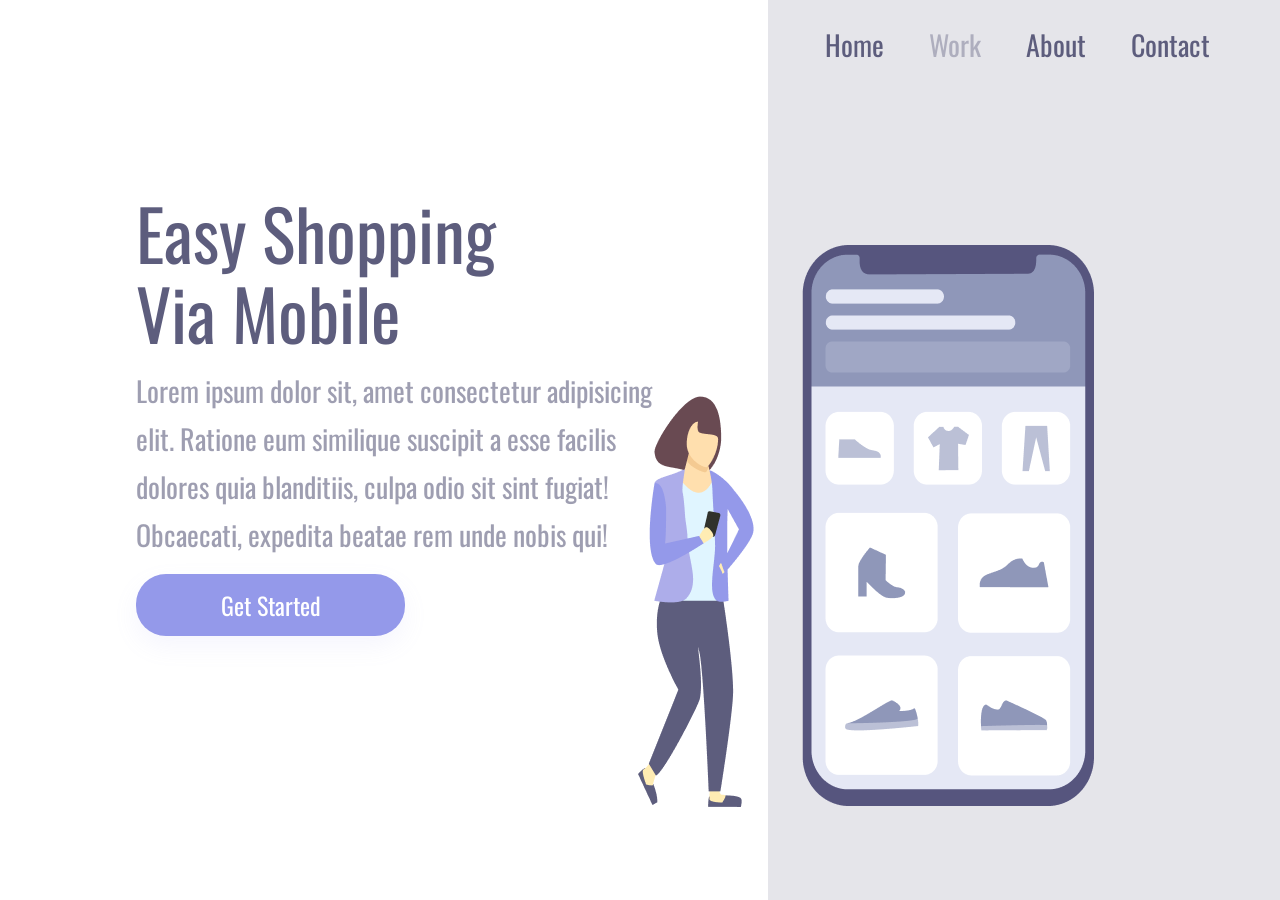
<file: Easy shopping/index.html>
<!DOCTYPE html>
<html lang="en">
<head>
    <meta charset="UTF-8">
    <meta name="viewport" content="width=device-width, initial-scale=1.0">
    <link rel="stylesheet" href="./styles.css">
    <link rel="preconnect" href="https://fonts.googleapis.com">
    <link rel="preconnect" href="https://fonts.gstatic.com" crossorigin>
    <link href="https://fonts.googleapis.com/css2?family=Oswald:wght@200..700&display=swap" rel="stylesheet">
    <title>Easy Shopping</title>
</head>
<body>
    <div class="container">
    <section class="container-left">
        <h1>Easy Shopping Via Mobile</h1>
        <p>Lorem ipsum dolor sit, amet consectetur adipisicing elit. Ratione eum similique suscipit a esse facilis dolores quia blanditiis, culpa odio sit sint fugiat! Obcaecati, expedita beatae rem unde nobis qui!</p>
        <button>Get Started</button>
    </section>
     
    <section class="container-right">
        <header>
        <a>Home</a>
        <a>Work</a>
        <a>About</a>
        <a>Contact</a>
        </header>
    <img src="./assets/Illustration-3-3.png"  alt="girl-cellphone" >
    </section>
    </div>
    

</body>
</html>
</file>
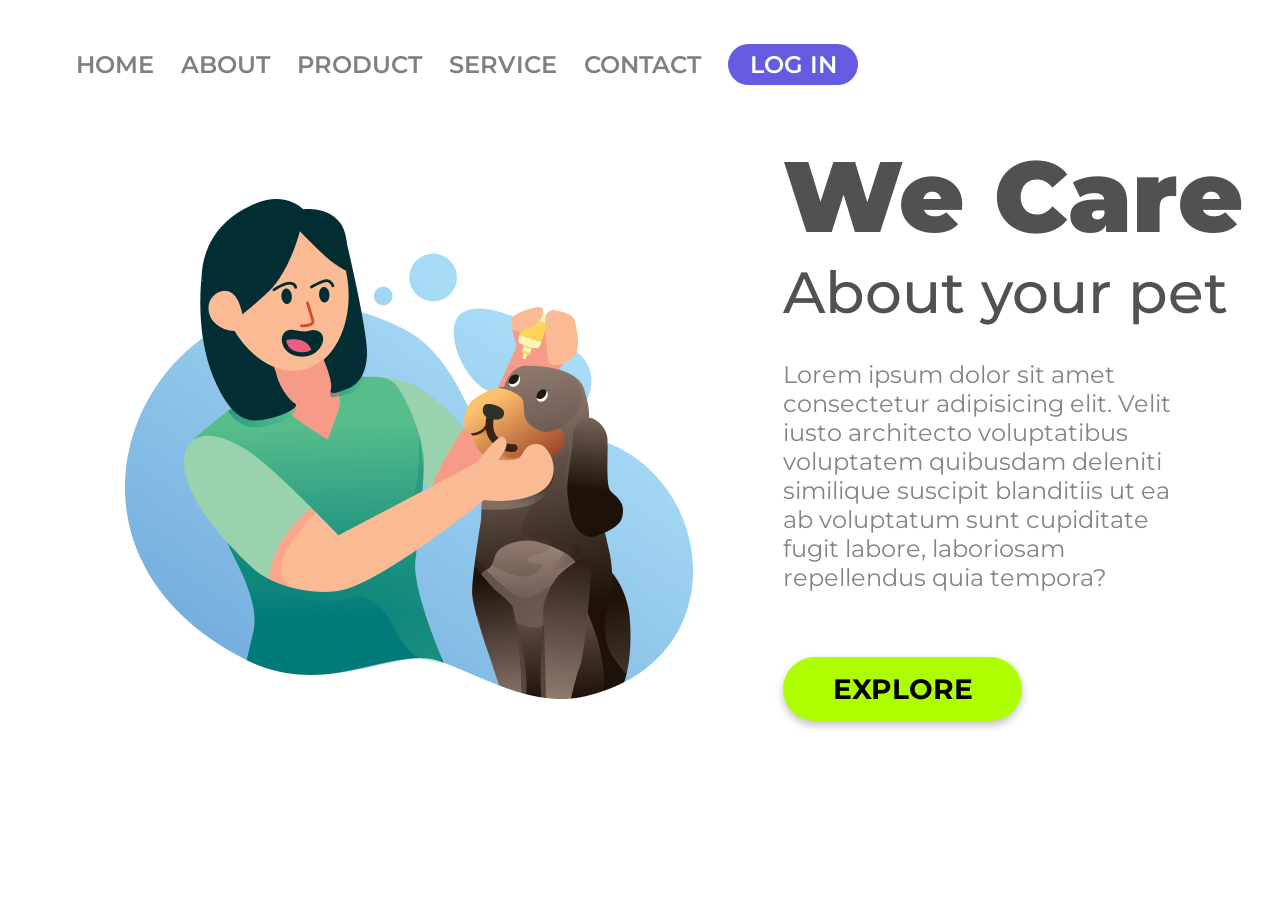
<file: We care/index.html>
<!DOCTYPE html>
<html lang="pt-br">
    <head>
        <meta charset="UTF-8">
        <meta name="viewport" content="width=device-width, initial-scale=1.0">
        <title>We care</title>
        <link rel="stylesheet" href="styles.css">
        <link rel="preconnect" href="https://fonts.googleapis.com">
        <link rel="preconnect" href="https://fonts.gstatic.com" crossorigin>
        <link href="https://fonts.googleapis.com/css2?family=Montserrat:ital,wght@0,100..900;1,100..900&display=swap" rel="stylesheet">
    </head>

<body>
  <header> 
        <a class= "link-header">HOME</a>
        <a class="link-header">ABOUT</a>
        <a class="link-header">PRODUCT</a>
        <a class="link-header">SERVICE</a>
        <a class="link-header">CONTACT</a>
        <button class="button-header">LOG IN</button>
  </header>

<main>
    <img src="./img/we-care.png" alt="We-care" class="logo-image">
  <div>
    <h1>We Care</h1>
    <h2>About your pet</h2>
    <p>Lorem ipsum dolor sit amet consectetur adipisicing elit. Velit iusto architecto voluptatibus voluptatem quibusdam deleniti similique suscipit blanditiis ut ea ab voluptatum sunt cupiditate fugit labore, laboriosam repellendus quia tempora?</p>
    <button class="button-explore">EXPLORE</button>
  </div>
 </main>
</body>

</html>
</file>
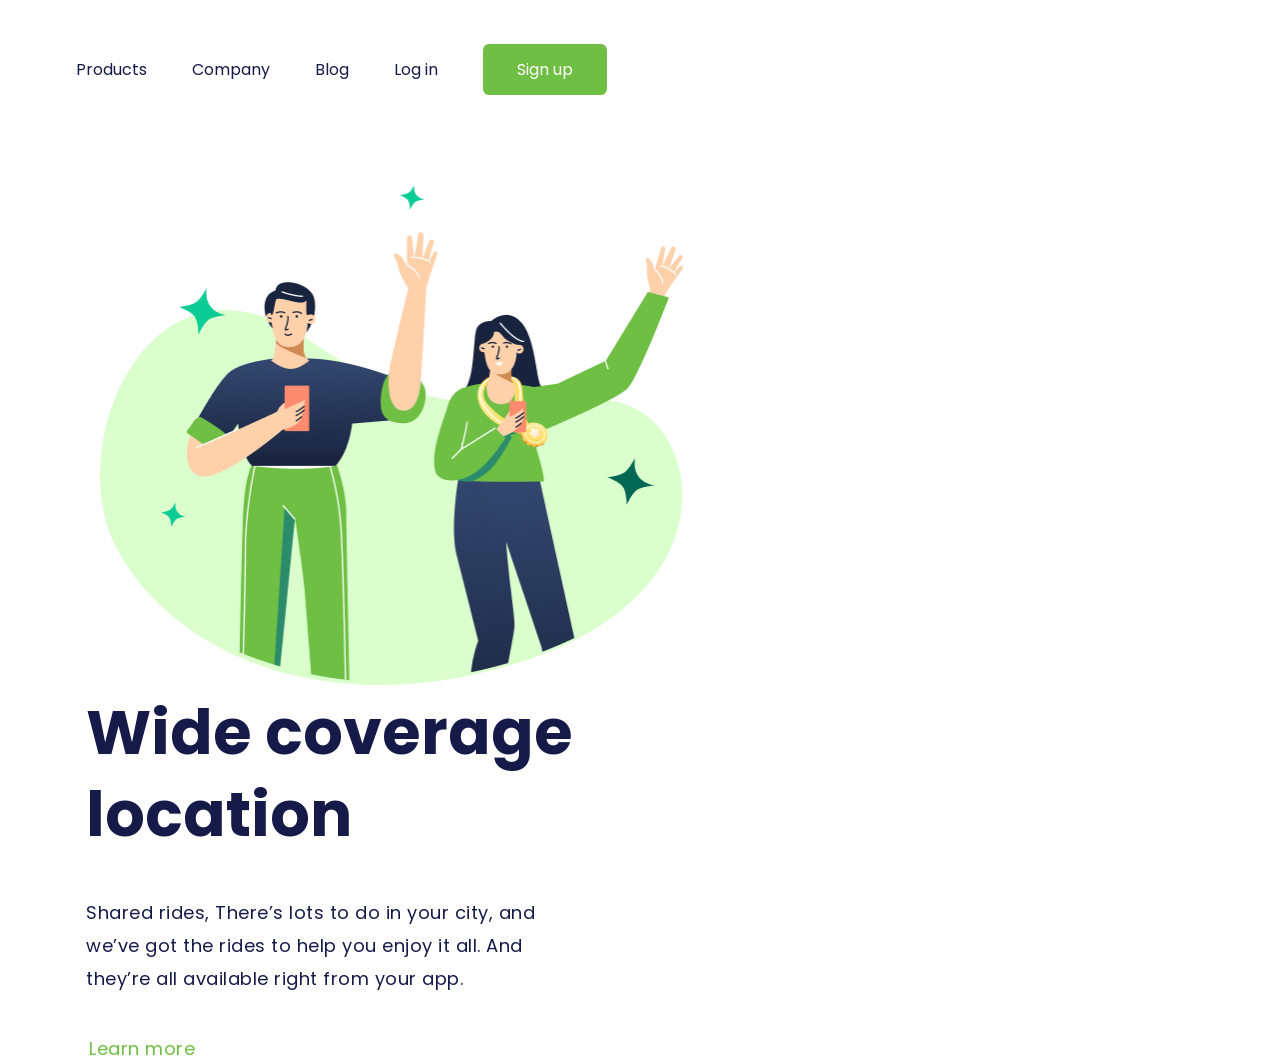
<file: Wide coverage/index.html>
<!DOCTYPE html>
<html lang="pt-br">
<head>
    <meta charset="UTF-8">
    <meta name="viewport" content="width=device-width, initial-scale=1.0">
    <title>Wide coverage location</title>
    <link rel="stylesheet" href="./styles.css">
    <link rel="preconnect" href="https://fonts.googleapis.com">
    <link rel="preconnect" href="https://fonts.gstatic.com" crossorigin>
    <link href="https://fonts.googleapis.com/css2?family=Poppins:ital,wght@0,100;0,200;0,300;0,400;0,500;0,600;0,700;0,800;0,900;1,100;1,200;1,300;1,400;1,500;1,600;1,700;1,800;1,900&display=swap" rel="stylesheet">
</head>
<body>
 
<header>
    <a class="link-header">Products</a>
    <a class="link-header">Company</a>
    <a class="link-header">Blog</a>
    <a class="link-header">Log in</a>
    <button class="button-signup">Sign up</button>
</header>
   
    <img class="logo-img" src="./img/(Positive) Congratulation You get 40 point for your ride.png" alt="logo-img">
   <div>
    <h1>Wide coverage location</h1>
    <h2>Shared rides, There’s lots to do in your city, and we’ve got the rides to help you enjoy it all. And they’re all available right from your app.</h2>
    <button class="button-learn">Learn more</button>
   </div>


    
</body>
</html>
</file>
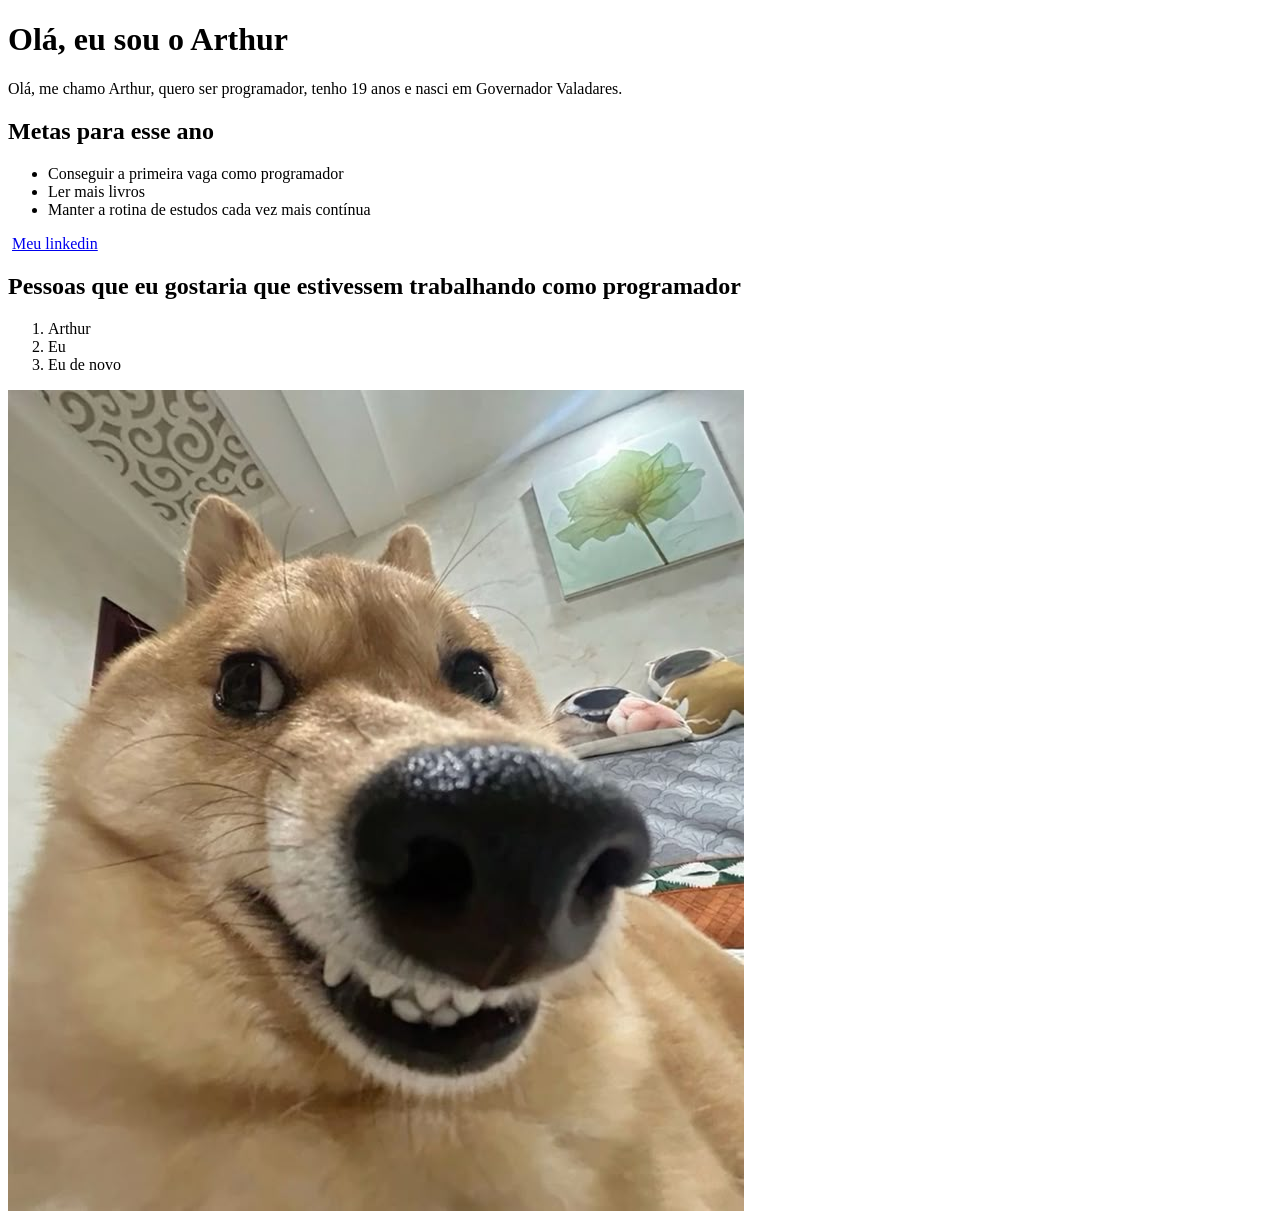
<file: desafio 1/Minha história e metas.html>
<!DOCTYPE html>
<html lang="pt-br"></html>
<head>
    <meta charset="UTF-8">
    <meta name="viewport" content="width=device-width, initial-scale=1.0">
    <title>Minha história e metas</title>
</head>

    <body>
        <h1>Olá, eu sou o Arthur</h1>
        <p>Olá, me chamo Arthur, quero ser programador, tenho 19 anos e nasci em Governador Valadares.</p>

        <h2>Metas para esse ano</h2>
        
        <ul>      
          <li>Conseguir a primeira vaga como programador</li>
          <li>Ler mais livros</li>
          <li>Manter a rotina de estudos cada vez mais contínua</li>
       </ul>  
        <img>
    
        <a href="https://www.linkedin.com/in/arthur-lacerda-153b52267/" target="_blank">Meu linkedin</a>

        <h2>Pessoas que eu gostaria que estivessem trabalhando como programador</h2>
        
        <ol>        
          <li>Arthur</li>
          <li>Eu</li>
          <li>Eu de novo</li>
        </ol>
          
        <img src="./cachorro sorrindo.jpg" alt="cachorro sorrindo">  


    </body>

    </html>
</file>
<file: Easy shopping/styles.css>
*{
   font-family: "Oswald", sans-serif;
   margin: 0;
   padding: 0;
   box-sizing: border-box;
   font-weight: 400;
}

.container{

   height: 100vh;
   width: 100vw;
   
}

.container-left{
   display:inline-block;
   width: 60%;
   margin-top: 15%;
   padding-left: 136px;

}

.container-right{
   display:inline-block;
   background-color: rgba(93,93,125,0.16);
   height: 100vh;
   width: 40%;
   position: absolute;
}

img{
   position: relative;
   top: 20%;
   right: 130px;

}

h1{
   font-size: 70px;
   line-height: 80px;
   font-weight: 400;
   color: #5D5D7D;
   width: 368px;
   height: 160px;
      
}

p{
   font-weight: 400;
   font-size: 28px;
   line-height: 48px;
   color: rgba(93, 93, 125, 0.6);
   margin: 15px 0;
   width: 540px;
   
}

button{
  height: 62px;
  width: 269px;
  font-weight: 400;
  font-size: 24px;
  color: #FFFFFF;
  border: none;
  background-color: #9499EA;
  box-shadow: 0px 10px 24px 0px #9499EA19;
  text-align: center;
  border-radius: 30px;
  cursor: pointer;
}  

button:hover{
   opacity: 0.8;
}

button:active{
   opacity: 0.5;
}

a{
  font-weight: 400;
  font-size: 28px;
  color: rgba(93, 93, 125, 1);
  margin-right: 41px;
  cursor: pointer;
}

a:nth-child(2){
   opacity: 0.4;
}

a:hover{
   opacity: 0.8;
}

a:active{
   opacity: 0.4;
}

header{
   margin: 24px 0 0 57px;
}

@media screen and (max-width: 900px){
    .container-left{
      width: 100%;
      height: 50%;
      padding: 0;
      margin: 0;
      display:block
   }

   .container-right{
      width: 100%;
      height: auto;
      display:block;
      position: static;
      padding: 40px;
   }


   img{
      position:static;
      max-width: 90%;  
   }
    
  header{
      display: none;
  }

  h1{
   font-size: 36px;
   line-height: 52px;
   width: auto;
   height: auto;
   margin: 58px 50px 0 50px
  }

 p{
  margin: 15px 40px;
  width: auto;
  text-align: center;
  font-size: 14px;
  line-height: 24px;
 }

 button{
   display:block;
   margin: 0 auto;
 }
























   }
</file>
<file: We care/styles.css>
*{
    font-family: 'Montserrat', sans-serif;
    margin: 0;
    padding: 0;
    box-sizing: border-box;
}

header{ 
     margin: 44px 0 50px 76px;
   
}

.link-header{
    color: gray;
    font-weight: 600;
    font-size: 24px;
    line-height: 29px;
    margin-right: 23px;
    cursor: pointer;
}

.button-header{
    width: 130px;
    height: 41px;
    border-radius: 20.5px;
    background: #665AE1;
    font-weight: 600;
    color: #FFFFFF;
    font-size: 24px;
    border: none;
    line-height: 29px;
    cursor: pointer;
}

.logo-image {
    width: 568px;
    height: 500px;
    margin-left: 125px;
    display: inline-block;
}

div{
   display: inline-block;
   margin-left: 86px;
}

h1{
   color:#515151;
   font-weight: 900;
   font-size: 100px;
   line-height: 122px;
}

h2{
   color:#515151;
   font-weight:500;
   font-size: 58px;
   line-height: 71px;
}

p{
    color:#848484;
    font-weight: 400;   
    font-size: 24px;
    line-height: 29px;
    width: 400px;
    margin-top: 32px;
    margin-bottom: 65px;
    
}

.button-explore{
    background: #adff00;
    border-radius: 50px;
    Width: 239px;
    height: 64px;
    font-weight: 700;
    font-size: 28px;
    line-height: 34px;
    border: 0;
    cursor: pointer;
    filter: drop-shadow(0px 4px 4px rgba(0, 0, 0, 0.25));
    color: #000000;
    
}
</file>
<file: Wide coverage/styles.css>
*{ 
 font-family: 'Poppins', sans-serif;
 margin: 0;
 padding:0;
 box-sizing:border-box;
}

header{
    margin: 44px 0 90px 76px;
    
}


.link-header{
   font-weight: 400;
   margin-right: 41px;
   color:#161A49;
   cursor: pointer;
}

.button-signup{
  background: #6FBF44;
  color: #FFFFFF;
  border-radius: 6px;
  border: none;
  width: 124px;
  height: 51px;
  font-weight: 500px;
  cursor: pointer;
  font-size: 16px;
}

img{
    margin-left: 100px;
    display: inline-block;
    width: 595.18px;
    height: 500px;
}

div{
   display: inline-block;
   margin-left: 86px;
}

h1{
 color: #161A49;
 font-weight: 700;
 font-size: 62px;
 width: 582px;
 margin-bottom: 40px;
 line-height: 82px;
 display: inline-block;
}

h2{
 font-size: 18px;
 color:#161A49;
 width: 493px;
 height: 99px;
 font-weight: 400;
 font-size: 18px;
 margin-bottom: 40px;
 letter-spacing: 0.5px;
 line-height: 33px;
}

.button-learn{
   background: transparent;
   color: #6FBF44;
   border: none;
   font-weight: 400px;
   font-size: 18px;
   letter-spacing: 0.5px;
   cursor: pointer;
   width: 112px;
   height: 27px;

}

@media screen and (max-width: 900px){

   *{
      padding: 0;
      margin: 0;
      position: relative;
      


   }

   a{
      display:none;
   }

   a:nth-child(5){
      display: relative;
      
   }



      


 

   

   .button-signup{
   margin-left: 370px;
   bottom: 25px;
   width: 120px;
   height: 40px;
   font-size: 12;
   font-weight: 500;




   }


   h1{
      font-weight: 700;
      font-size: 30px;
      line-height: 30px;
      width: 270px;
      height: auto;
      text-align: center;  
      margin-left: 70px;

   }

   h2{
      font-weight: 400;
      font-size: 18px;
      line-height: 33px;
      height: auto;
      width: 250px;
      text-align: center;
      margin-left: 85px;



   }

   .button-learn{
   margin-left: 150px;
   }

   img{
    padding: 50px;
    margin: 0;
   

   
    
   }

   body{
      display: flex;
      flex-direction: column;
   }

   .logo-img {
        order: 2;
        margin-top: 60px;
    }

   div {
        order: 1;
    }



   





}
</file>
